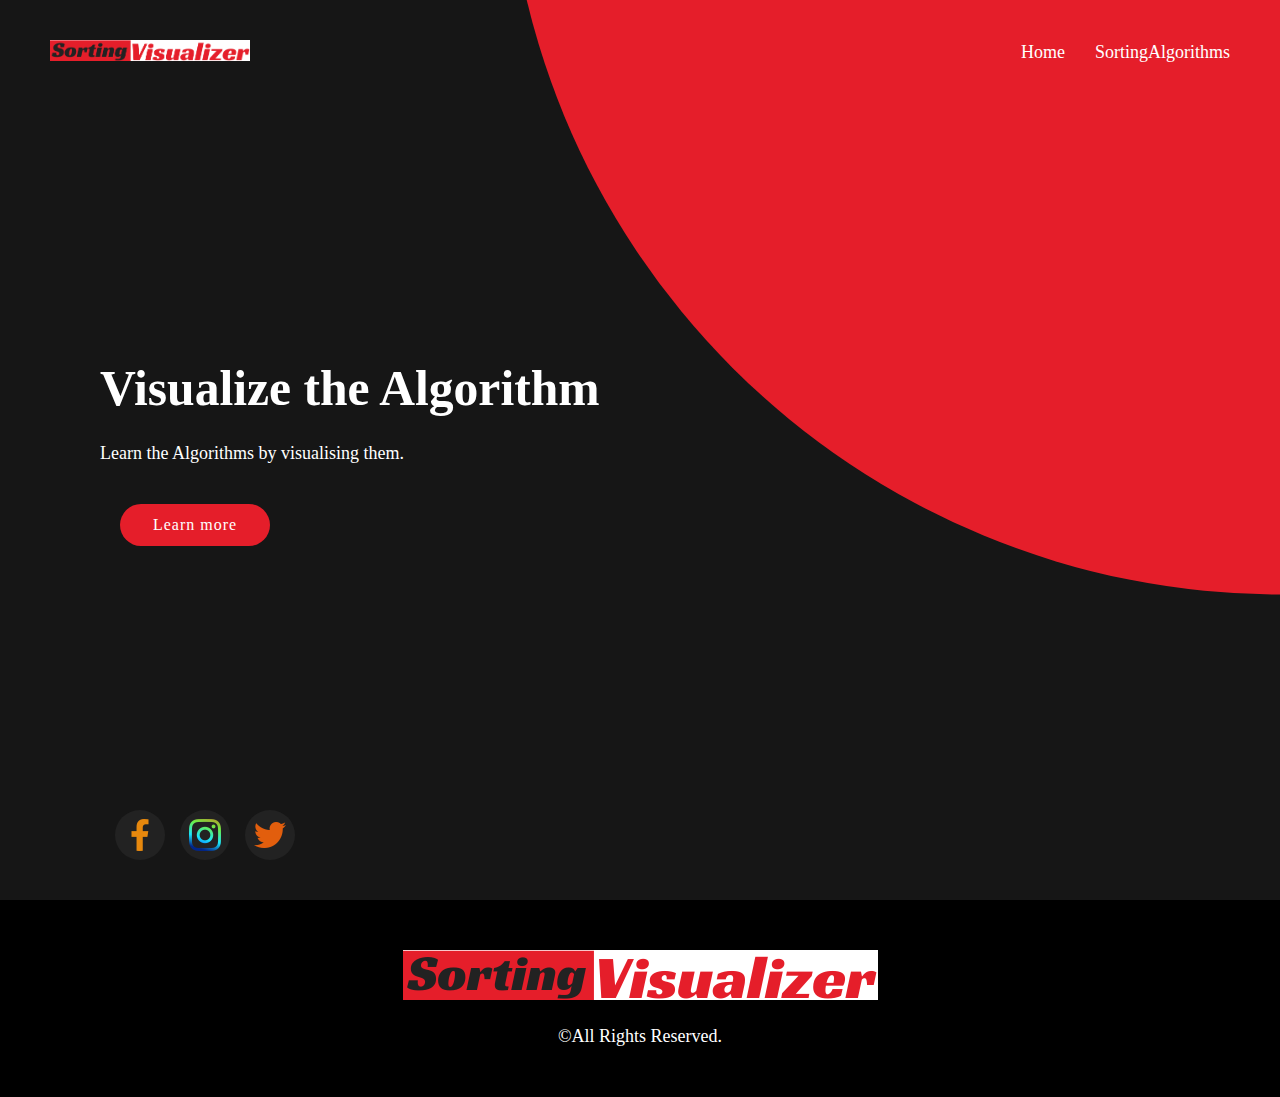
<file: index.html>
<!DOCTYPE html>
<html lang="en">
  <head>
    <meta charset="UTF-8" />
    <meta http-equiv="X-UA-Compatible" content="IE=edge" />
    <meta name="viewport" content="width=device-width, initial-scale=1.0" />
    <title>Sorting Visualizer</title>
    <link rel="stylesheet" href="style.css" />
  </head>
  <body>
    <section>
      <div class="circle"></div>
      <header>
        <a href="#"><img src="logo.png" alt="logo" class="logo" style="margin-top: 0;" /></a>
        <ul class="navigation">
           <li><a href="index.html">Home</a></li> 
          <!-- <li><a href="bubblesort.html">BubbleSort</a></li>
          <li><a href="insertionsort.html">InsertionSort</a></li>
          <li><a href="selectionsort.html">SelectionSort</a></li>
          <li><a href="mergesort.html">MergeSort</a></li> -->
          <!-- <li><a href="heapsort.html">Heap Sort</a></li>  -->
          <!-- <span onclick="openNav()">open</span> -->
          <li><a><span onclick="openNav()" style="cursor:pointer;">SortingAlgorithms</span></a></li>
        </ul>
        <!-- The overlay -->
<div id="myNav" class="overlay">

  <!-- Button to close the overlay navigation -->
  <a href="javascript:void(0)" class="closebtn" onclick="closeNav()">&times;</a>

  <!-- Overlay content -->
  <div class="overlay-content">
    <a href="bubblesort.html">BubbleSort</a>
    <a href="insertionsort.html">InsertionSort</a>
    <a href="selectionsort.html">SelectionSort</a>
    <a href="heapsort.html">HeapSort</a>
    <a href="mergesort.html">MergeSort</a>
  </div>

</div>

<!-- Use any element to open/show the overlay navigation menu -->

        <!-- <a href="#"><img src="logo.png" alt="logo" class="logo" style="margin-top: 0;" /></a> -->
      </header>
      <div class="content">
        <div class="textBox">
          <h2>Visualize the Algorithm</h2>
          <p>
            Learn the Algorithms by visualising them.
          </p>
          <a href="https://www.geeksforgeeks.org/sorting-algorithms/" style="margin-left: 20px"">Learn more</a>
        </div>
      </div>
      <ul class="sci">
        <li>
          <a href="#"><img src="fb.png" alt="facebook" /></a>
        </li>
        <li>
          <a href="#"><img src="insta.png" alt="instagram" /></a>
        </li>
        <li>
          <a href="#"><img src="twitter.png" alt="twitter" /></a>
        </li>
      </ul>
    </section>
    <footer>
      <a href="#"><img src="logo.png" alt="logo" class="logo" /></a>
        <br><br>
        <p>&copy;All Rights Reserved.</p>
    </footer>
    <script>
      /* Open when someone clicks on the span element */
function openNav() {
  document.getElementById("myNav").style.width = "100%";
}

/* Close when someone clicks on the "x" symbol inside the overlay */
function closeNav() {
  document.getElementById("myNav").style.width = "0%";
}
    </script>
  </body>
</html>
</file>
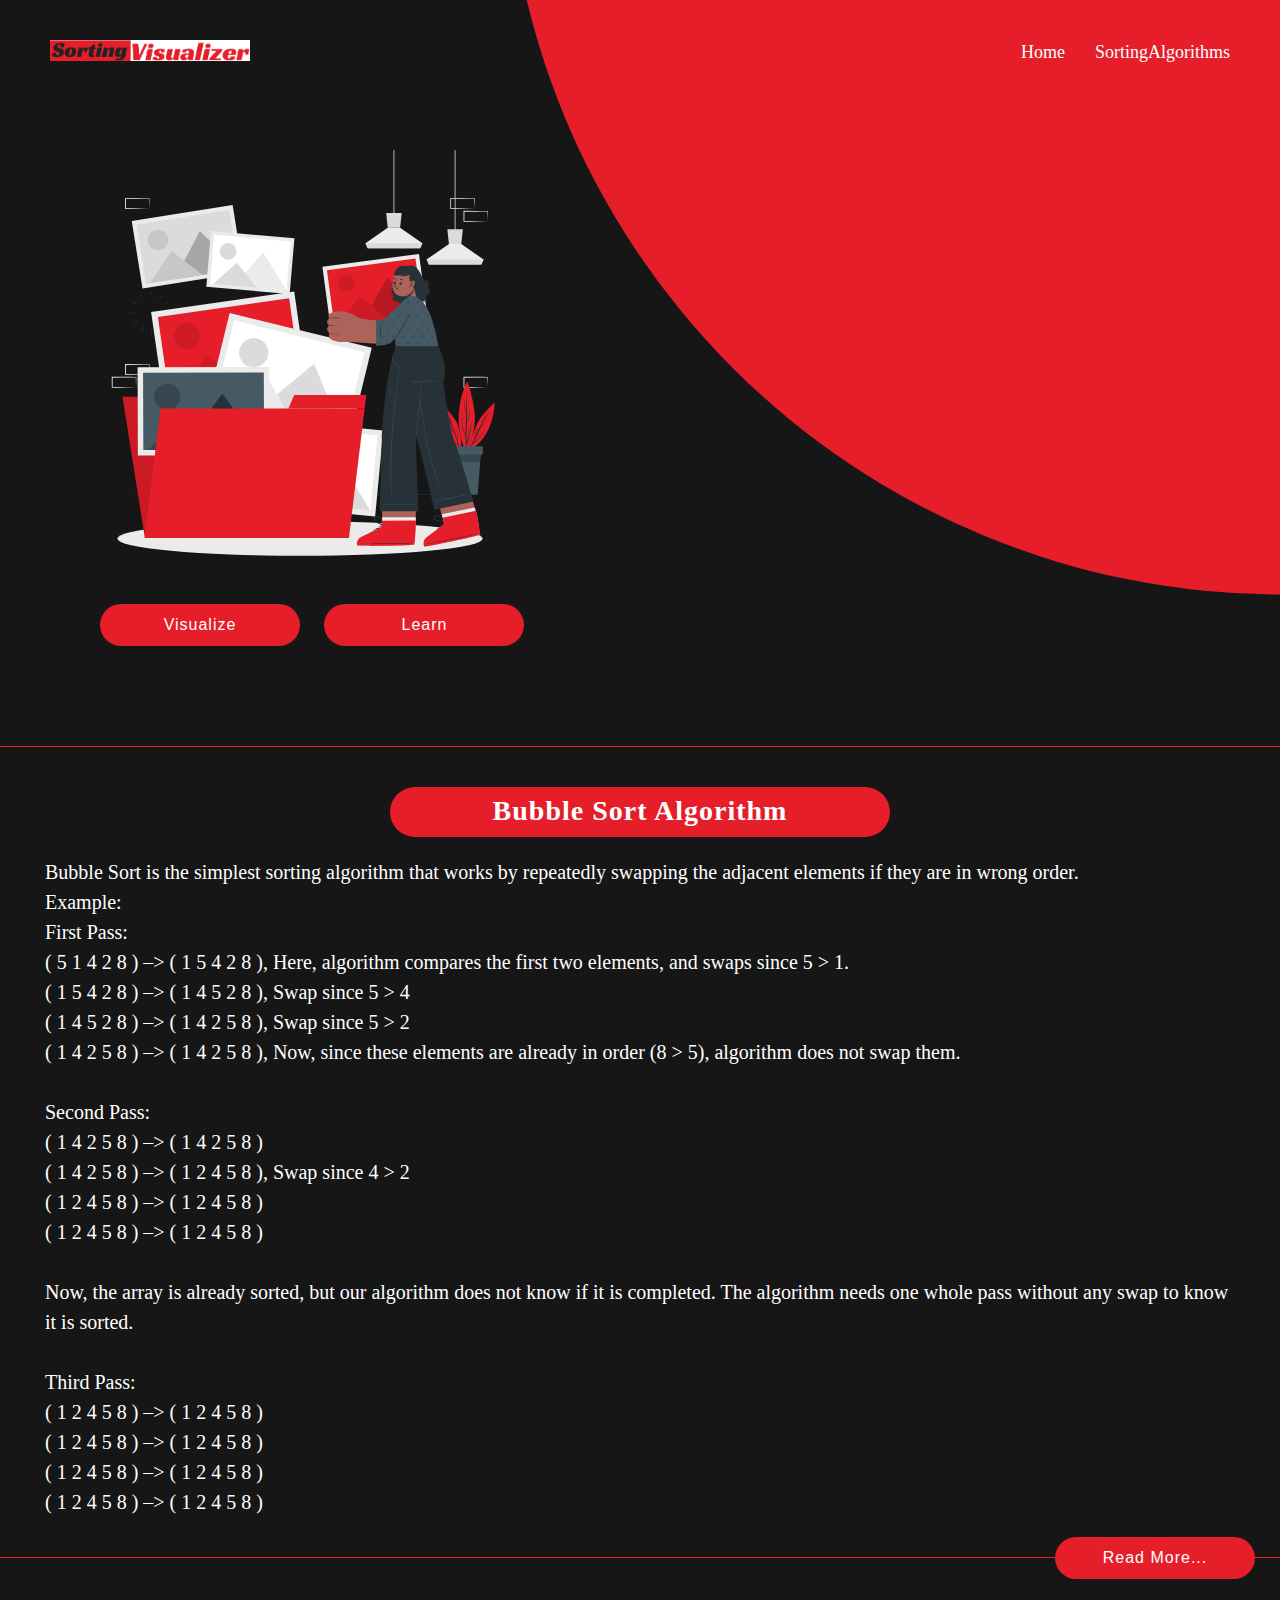
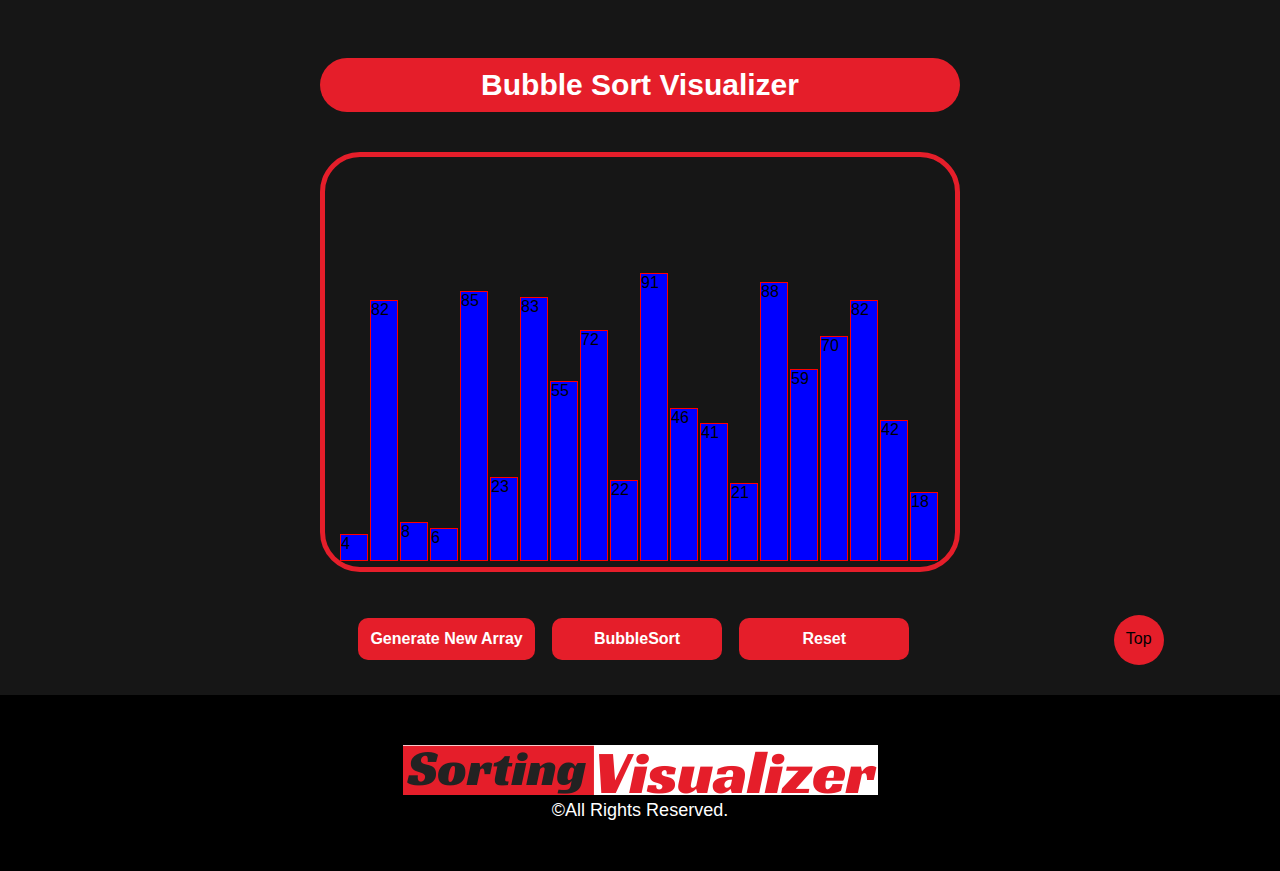
<file: bubblesort.html>
<!DOCTYPE html>
<html lang="en">
  <!-- head -->
  <head>
    <meta charset="UTF-8" />
    <meta name="viewport" content="width=device-width, initial-scale=1.0" />
    <meta http-equiv="X-UA-Compatible" content="ie=edge" />

    <!-- title -->
    <title>Sorting Visualizer - Bubble Sort</title>

    <!-- linking style.css -->
    <link href="style_sort.css" rel="stylesheet" />
  </head>

  <!-- body -->
  <body>
    <section>
      <div class="circle"></div>
      <header>
        <a href="#"><img src="logo.png" alt="logo" class="logo" /></a>
        <ul class="navigation">
          <li><a href="index.html">Home</a></li>
          <!-- <li><a href="bubblesort.html">BubbleSort</a></li>
          <li><a href="insertionsort.html">InsertionSort</a></li>
          <li><a href="selectionsort.html">SelectionSort</a></li>
          <li><a href="mergesort.html">MergeSort</a></li> -->
          <li><a><span onclick="openNav()" style="cursor:pointer;">SortingAlgorithms</span></a></li>

        </ul>
        <div id="myNav" class="overlay">

          <!-- Button to close the overlay navigation -->
          <a href="javascript:void(0)" class="closebtn" onclick="closeNav()">&times;</a>
        
          <!-- Overlay content -->
          <div class="overlay-content">
            <a href="bubblesort.html">BubbleSort</a>
            <a href="insertionsort.html">InsertionSort</a>
            <a href="selectionsort.html">SelectionSort</a>
            <a href="heapsort.html">HeapSort</a>
            <a href="mergesort.html">MergeSort</a>
          </div>
        
        </div>
      </header>
      <img src="bubble.svg" alt="" height="450" width="600" class="vector" />
      <div class="links">
        <a href="#visualizer">Visualize</a>
        <a href="#learn" style="margin-left: 20px">Learn</a>
      </div>
	  <div id="learn">
        <h2>Bubble Sort Algorithm</h2>
        <p>
			Bubble Sort is the simplest sorting algorithm that works by repeatedly 
			swapping the adjacent elements if they are in wrong order. <br>

			Example: <br>
			First Pass: <br>
			( 5 1 4 2 8 ) –> ( 1 5 4 2 8 ), Here, algorithm compares the first two elements, 
			and swaps since 5 > 1. <br>
			( 1 5 4 2 8 ) –>  ( 1 4 5 2 8 ), Swap since 5 > 4 <br>
			( 1 4 5 2 8 ) –>  ( 1 4 2 5 8 ), Swap since 5 > 2 <br>
			( 1 4 2 5 8 ) –> ( 1 4 2 5 8 ), Now, since these elements are already in order (8 > 5), 
			algorithm does not swap them. <br><br>
			
			Second Pass: <br>
			( 1 4 2 5 8 ) –> ( 1 4 2 5 8 ) <br>
			( 1 4 2 5 8 ) –> ( 1 2 4 5 8 ), Swap since 4 > 2 <br>
			( 1 2 4 5 8 ) –> ( 1 2 4 5 8 ) <br>
			( 1 2 4 5 8 ) –>  ( 1 2 4 5 8 ) <br> <br>
			Now, the array is already sorted, but our algorithm does not know if it is completed. 
			The algorithm needs one whole pass without any swap to know it is sorted. <br><br>
			
			Third Pass: <br>
			( 1 2 4 5 8 ) –> ( 1 2 4 5 8 ) <br>
			( 1 2 4 5 8 ) –> ( 1 2 4 5 8 ) <br>
			( 1 2 4 5 8 ) –> ( 1 2 4 5 8 ) <br>
			( 1 2 4 5 8 ) –> ( 1 2 4 5 8 ) <br>
		</p>
		<div class="links"><a href="https://www.geeksforgeeks.org/bubble-sort/" style="margin:0 auto; float:right;margin-bottom:20px;">Read More...</a></div>
      </div>
      <section class="head" id="visualizer">Bubble Sort Visualizer</section>

      <section class="contentContainer" >
        <section class="data-container"></section>
      </section>

      <!-- "Generate New Array" button -->
      <button class="btn btn1" onclick="generate()" id="Button1">
        Generate New Array
      </button>

      <!-- "Selection Sort" button -->
      <button class="btn btn2" onclick="BubbleSort(),disable()" id="Button2">
        BubbleSort
      </button>

      <!-- stop -->
      <button class="btn btn3" onclick="reset()" id="Button1">Reset</button>
      <a href="#" style="display: inline-block;width:50px;height:50px;text-align:center;padding-top:15px;margin-left:200px;background-color:#e51e2a;text-decoration:none;color:black;border-radius:50%;">Top</a>

    </section>
	<footer>
    <a href="#"><img src="logo.png" alt="logo" class="logo" /></a>
        <br>
        <p>&copy;All Rights Reserved.</p>
    </footer>
  </body>
  <script>
    /* Open when someone clicks on the span element */
function openNav() {
document.getElementById("myNav").style.width = "100%";
}

/* Close when someone clicks on the "x" symbol inside the overlay */
function closeNav() {
document.getElementById("myNav").style.width = "0%";
}
  </script>

  <!-- linking index.js -->
  <script src="script_bs.js"></script>
</html>
</file>
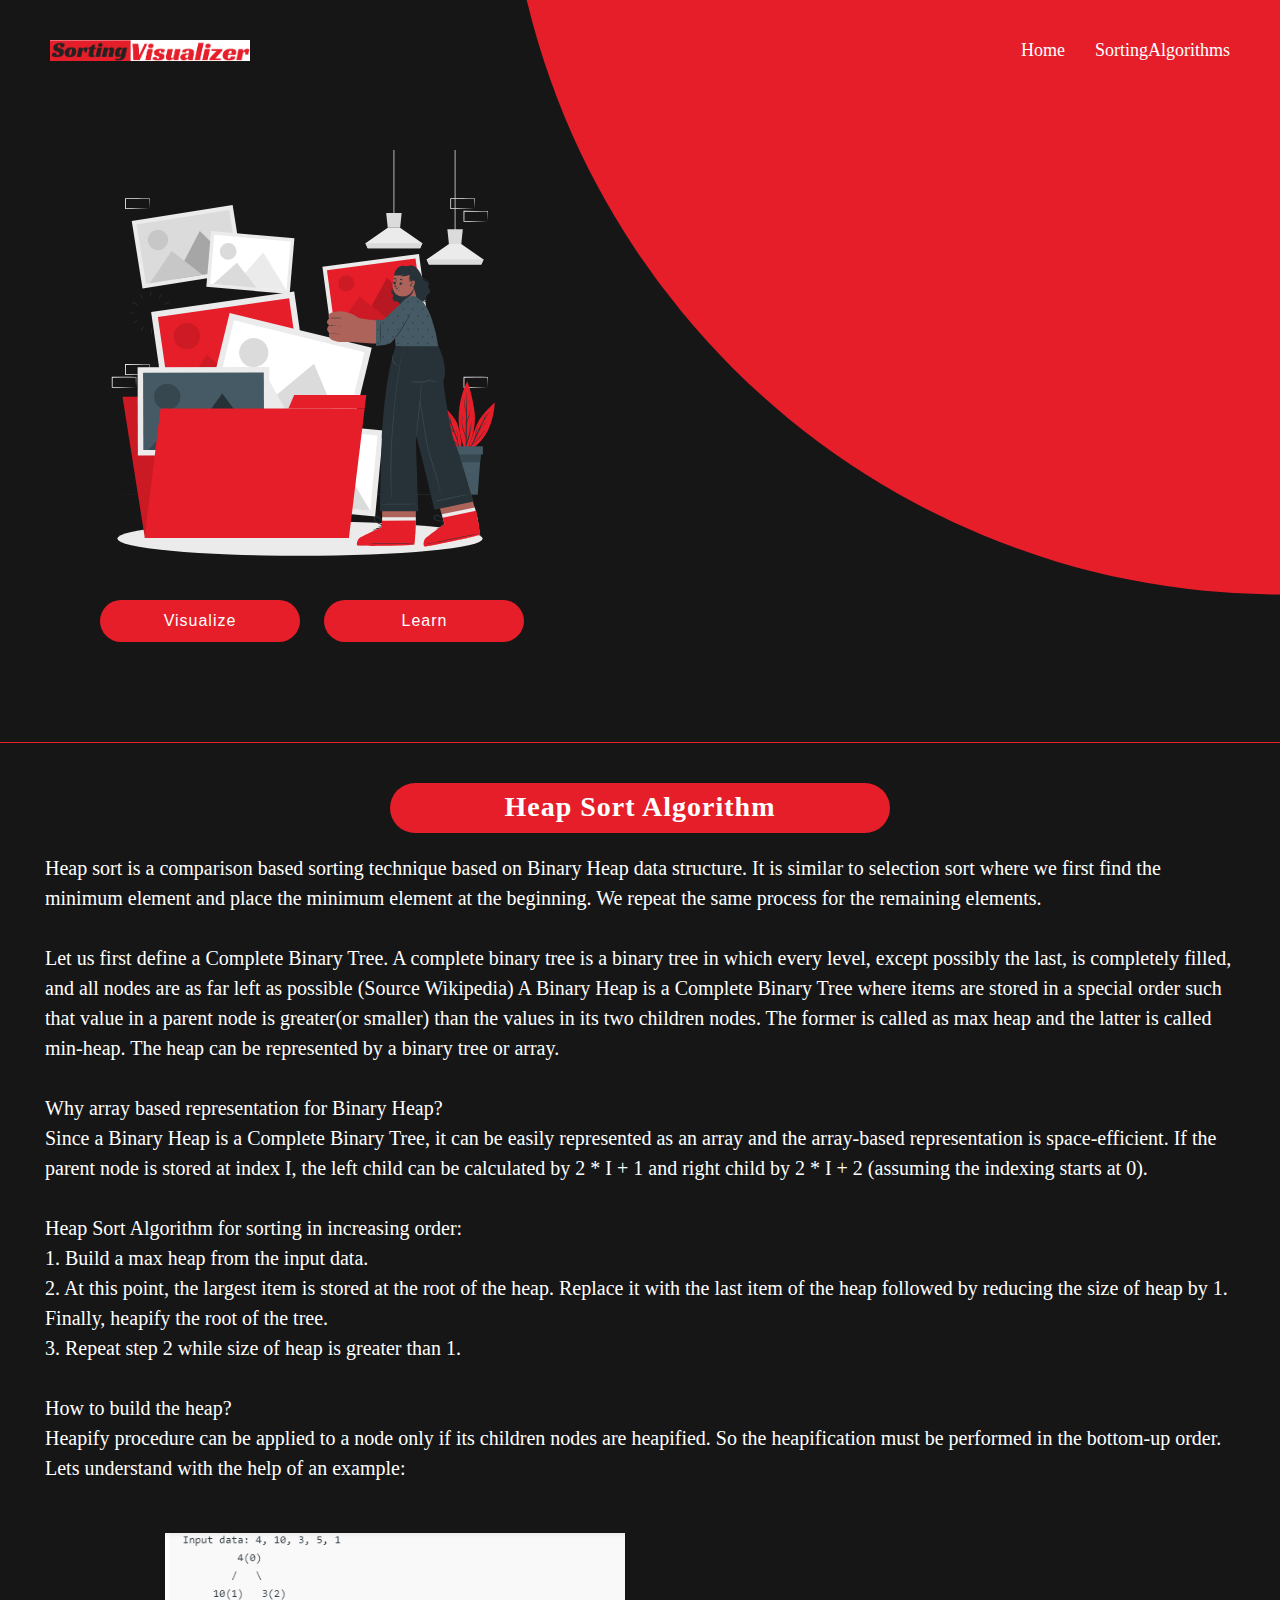
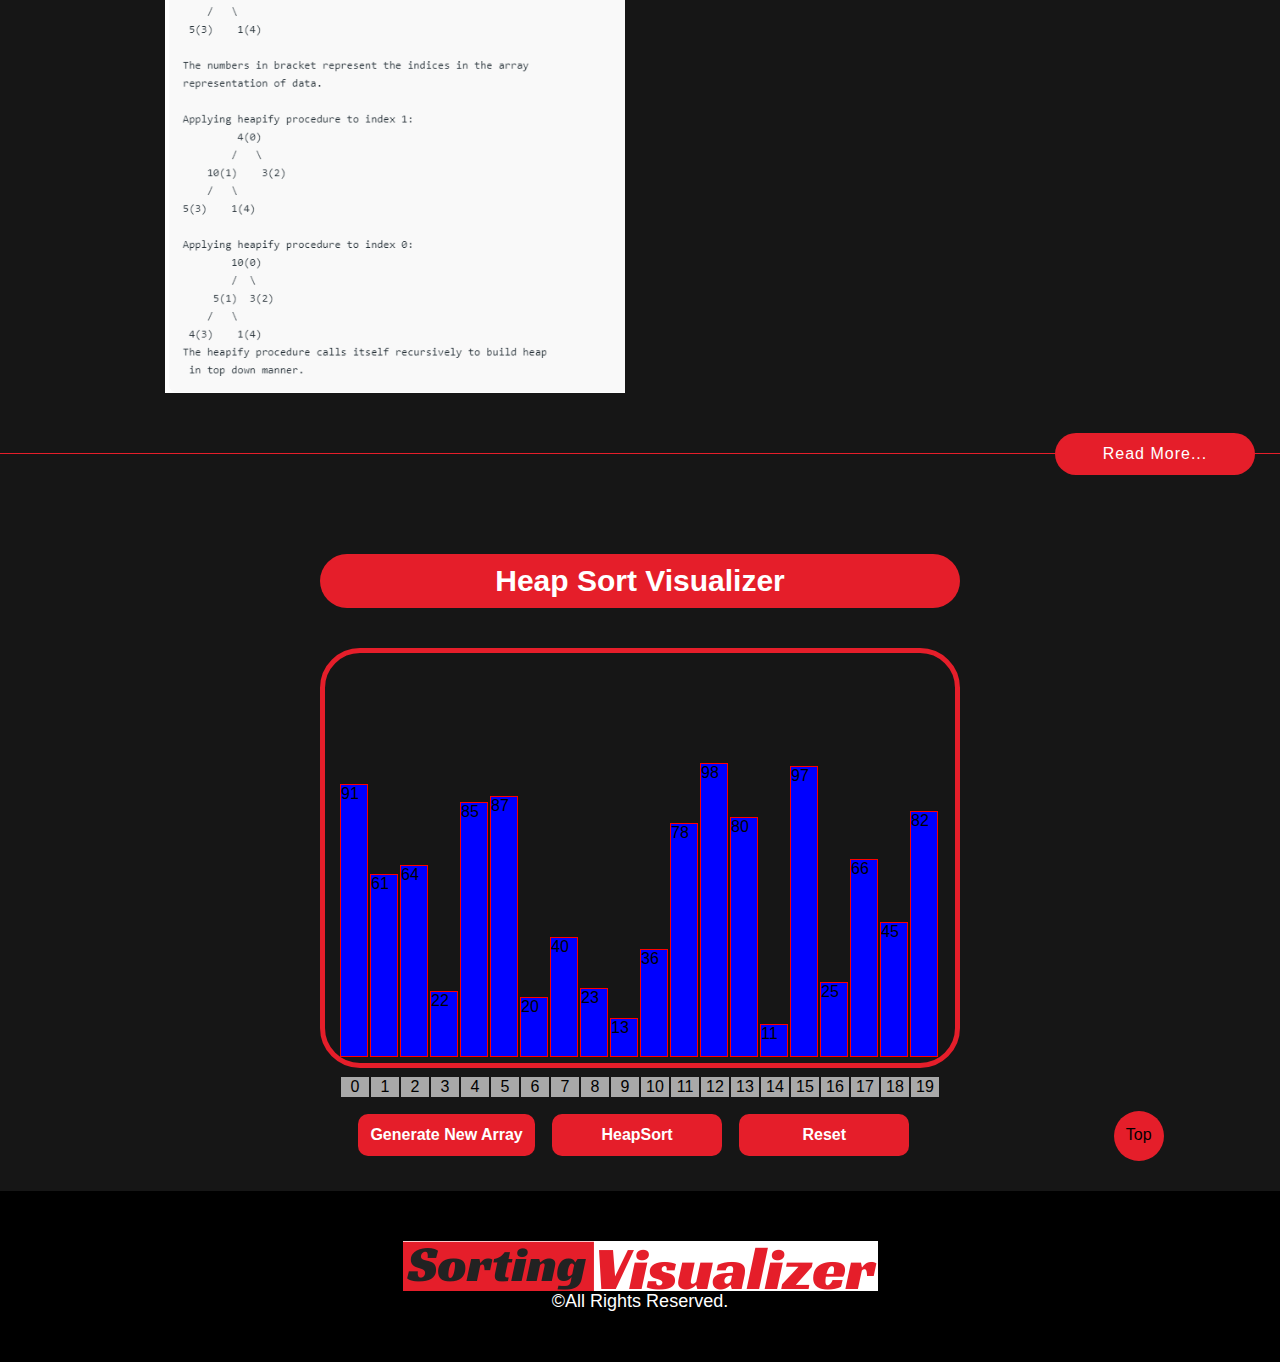
<file: heapsort.html>
<!-- <!DOCTYPE html>
<html lang="en">

<head>
	<link rel="stylesheet" href="heapsort.css" />
</head>

<body>
	<br />
	<p class="header">Heap Sort</p>

	<script src="script_hs.js"></script>
</body> -->

</html>
<!DOCTYPE html>
<html lang="en">
  <!-- head -->
  <head>
    <meta charset="UTF-8" />
    <meta name="viewport" content="width=device-width, initial-scale=1.0" />
    <meta http-equiv="X-UA-Compatible" content="ie=edge" />

    <!-- title -->
    <title>Sorting Visualizer - Heap Sort</title>

    <!-- linking style.css -->
    <link href="style_sort.css" rel="stylesheet" />
    <!-- <link rel="stylesheet" href=".css"> -->
  </head>

  <!-- body -->
  <body>
    <section>
      <div class="circle"></div>
      <header>
        <a href="#"><img src="logo.png" alt="logo" class="logo" /></a>
        <ul class="navigation">
          <li><a href="index.html">Home</a></li>
          <!-- <li><a href="bubblesort.html">BubbleSort</a></li>
          <li><a href="insertionsort.html">InsertionSort</a></li>
          <li><a href="selectionsort.html">SelectionSort</a></li>
          <li><a href="mergesort.html">MergeSort</a></li> -->
          <li><a><span onclick="openNav()" style="cursor:pointer;">SortingAlgorithms</span></a></li>

        </ul>
        <div id="myNav" class="overlay">

            <!-- Button to close the overlay navigation -->
            <a href="javascript:void(0)" class="closebtn" onclick="closeNav()">&times;</a>
          
            <!-- Overlay content -->
            <div class="overlay-content">
              <a href="bubblesort.html">BubbleSort</a>
              <a href="insertionsort.html">InsertionSort</a>
              <a href="selectionsort.html">SelectionSort</a>
              <a href="heapsort.html">HeapSort</a>
              <a href="mergesort.html">MergeSort</a>
            </div>
          
          </div>
      </header>
      <img src="bubble.svg" alt="" height="450" width="600" class="vector" />
      <div class="links">
        <a href="#visualizer">Visualize</a>
        <a href="#learn" style="margin-left: 20px">Learn</a>
      </div>
	  <div id="learn">
        <h2>Heap Sort Algorithm</h2>
        <p>
			Heap sort is a comparison based sorting technique based on 
            Binary Heap data structure. It is similar to selection sort
             where we first find the minimum element and place the minimum 
             element at the beginning. We repeat the same process for the remaining elements. <br><br>

             Let us first define a Complete Binary Tree. A complete binary tree is a binary tree in which every level, except possibly the last, is completely filled, and all nodes are as far left as possible (Source Wikipedia)
             A Binary Heap is a Complete Binary Tree where items are stored in a special order such that value in a parent node is greater(or smaller) than the values in its two children nodes. The former is called as max heap and the latter is called min-heap. The heap can be represented by a binary tree or array.
             <br><br>
             Why array based representation for Binary Heap? <br>
             Since a Binary Heap is a Complete Binary Tree, it can be easily represented as an array and the array-based representation is space-efficient. If the parent node is stored at index I, the left child can be calculated by 2 * I + 1 and right child by 2 * I + 2 (assuming the indexing starts at 0).
             <br><br>
             Heap Sort Algorithm for sorting in increasing order: <br>
             1. Build a max heap from the input data. <br>
             2. At this point, the largest item is stored at the root of the heap. Replace it with the last item of the heap followed by reducing the size of heap by 1. Finally, heapify the root of the tree. 
            <br> 3. Repeat step 2 while size of heap is greater than 1. <br>
             <br>
             How to build the heap? 
             <br>
             Heapify procedure can be applied to a node only if its children nodes are heapified. So the heapification must be performed in the bottom-up order.
             Lets understand with the help of an example: <br><br>
             <img src="heapify.PNG" alt="Heap Sort Example" height=500 width=500>

            
             
             
		</p>
		<div class="links"><a href="https://www.geeksforgeeks.org/heap-sort/" style="margin:0 auto; float:right;margin-bottom:20px;">Read More...</a></div>
      </div>
      <section class="head" id="visualizer">Heap Sort Visualizer</section>
<!--       
	<div id="array"></div>
	<div id="count"></div> -->

      <section class="contentContainer" >
        <section class="data-container">
            
<!--             
	<div id="array"></div>
	<div id="count"></div> -->
        </section>
        <div id="count"></div>
      </section>

      <!-- "Generate New Array" button -->
      <button class="btn btn1" onclick="generate()" id="Button1">
        Generate New Array
      </button>

      <!-- "Selection Sort" button -->
      <button class="btn btn2" onclick="HeapSort(20),disable()" id="Button2">
        HeapSort
      </button>

      <!-- stop -->
      <button class="btn btn3" onclick="reset()" id="Button1">Reset</button>
      <a href="#" style="display: inline-block;width:50px;height:50px;text-align:center;padding-top:15px;margin-left:200px;background-color:#e51e2a;text-decoration:none;color:black;border-radius:50%;">Top</a>

    </section>
	<footer>
    <a href="#"><img src="logo.png" alt="logo" class="logo" /></a>
        <br>
        <p>&copy;All Rights Reserved.</p>
    </footer>
    
  <script src="script_hs.js"></script>
  <script>
    /* Open when someone clicks on the span element */
function openNav() {
document.getElementById("myNav").style.width = "100%";
}

/* Close when someone clicks on the "x" symbol inside the overlay */
function closeNav() {
document.getElementById("myNav").style.width = "0%";
}
  </script>
  </body>

  <!-- linking index.js
  <script src="script_hs.js"></script> -->
</html>
</file>
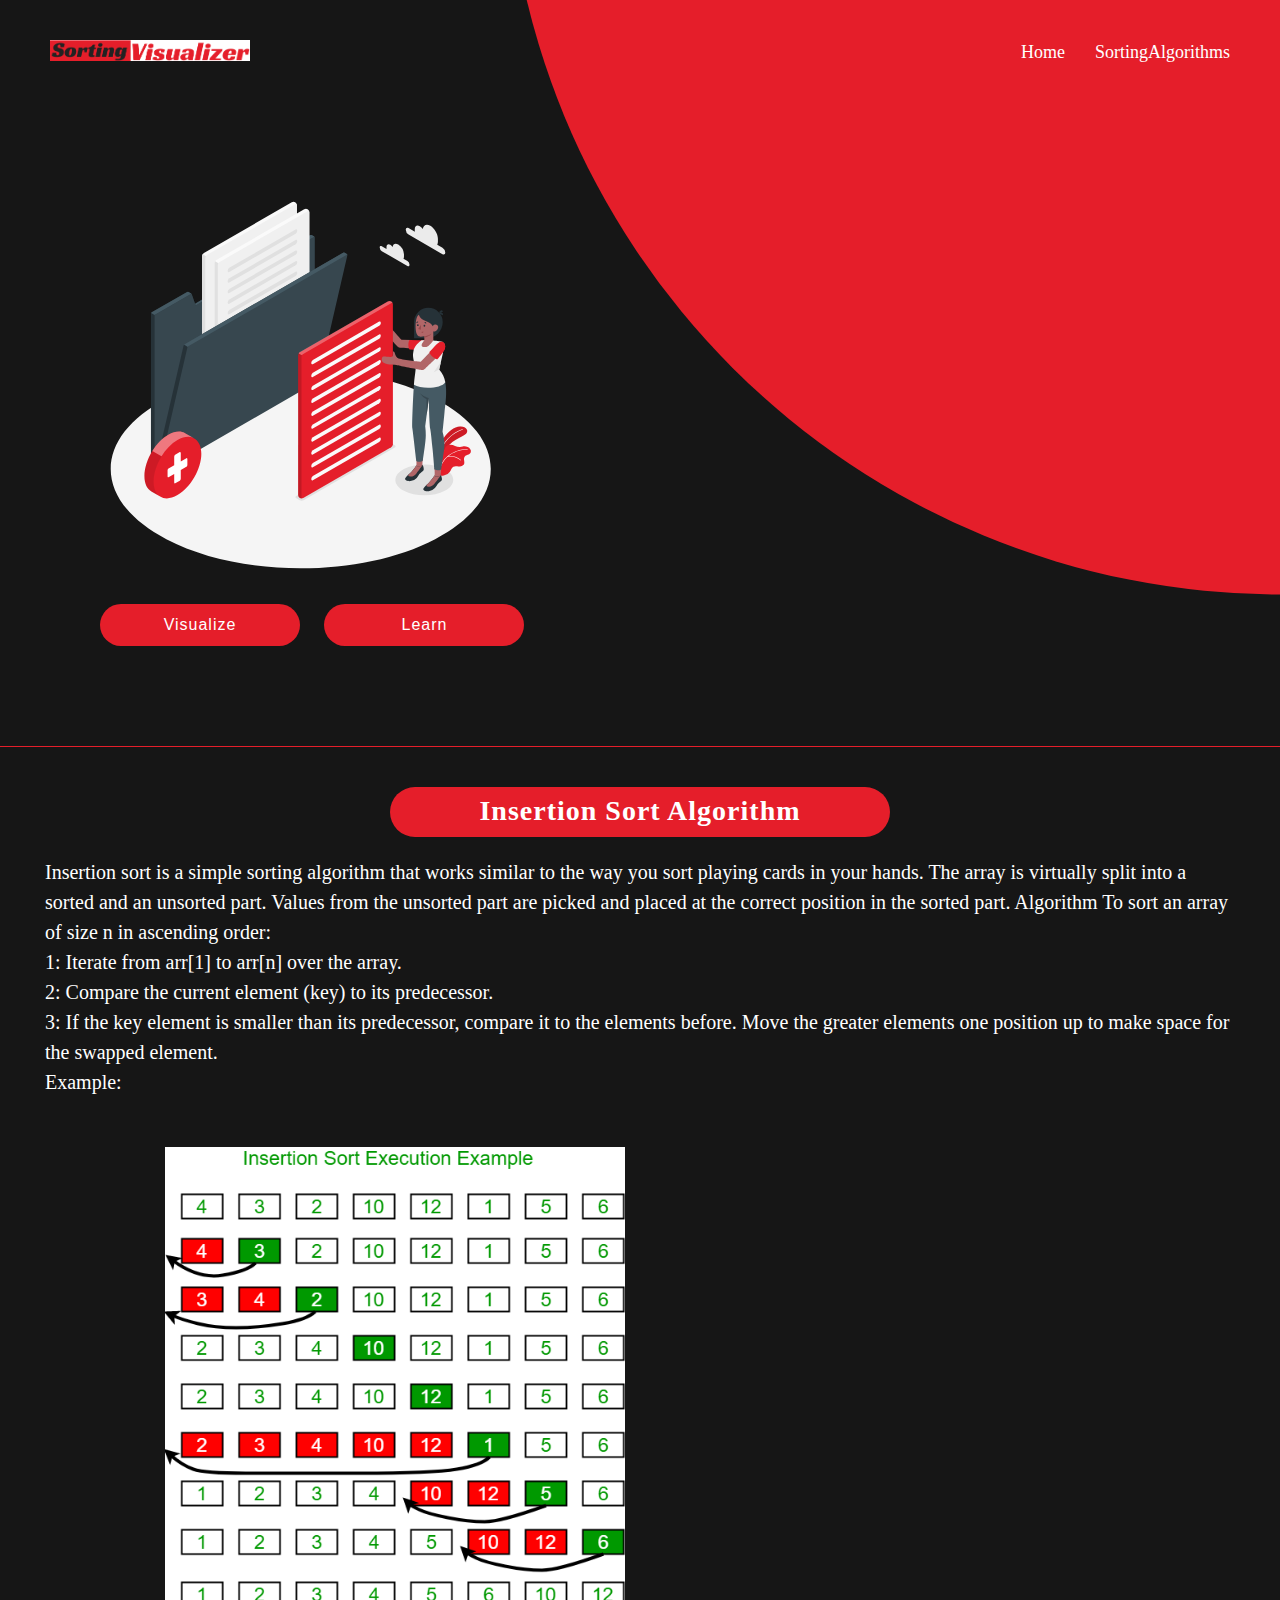
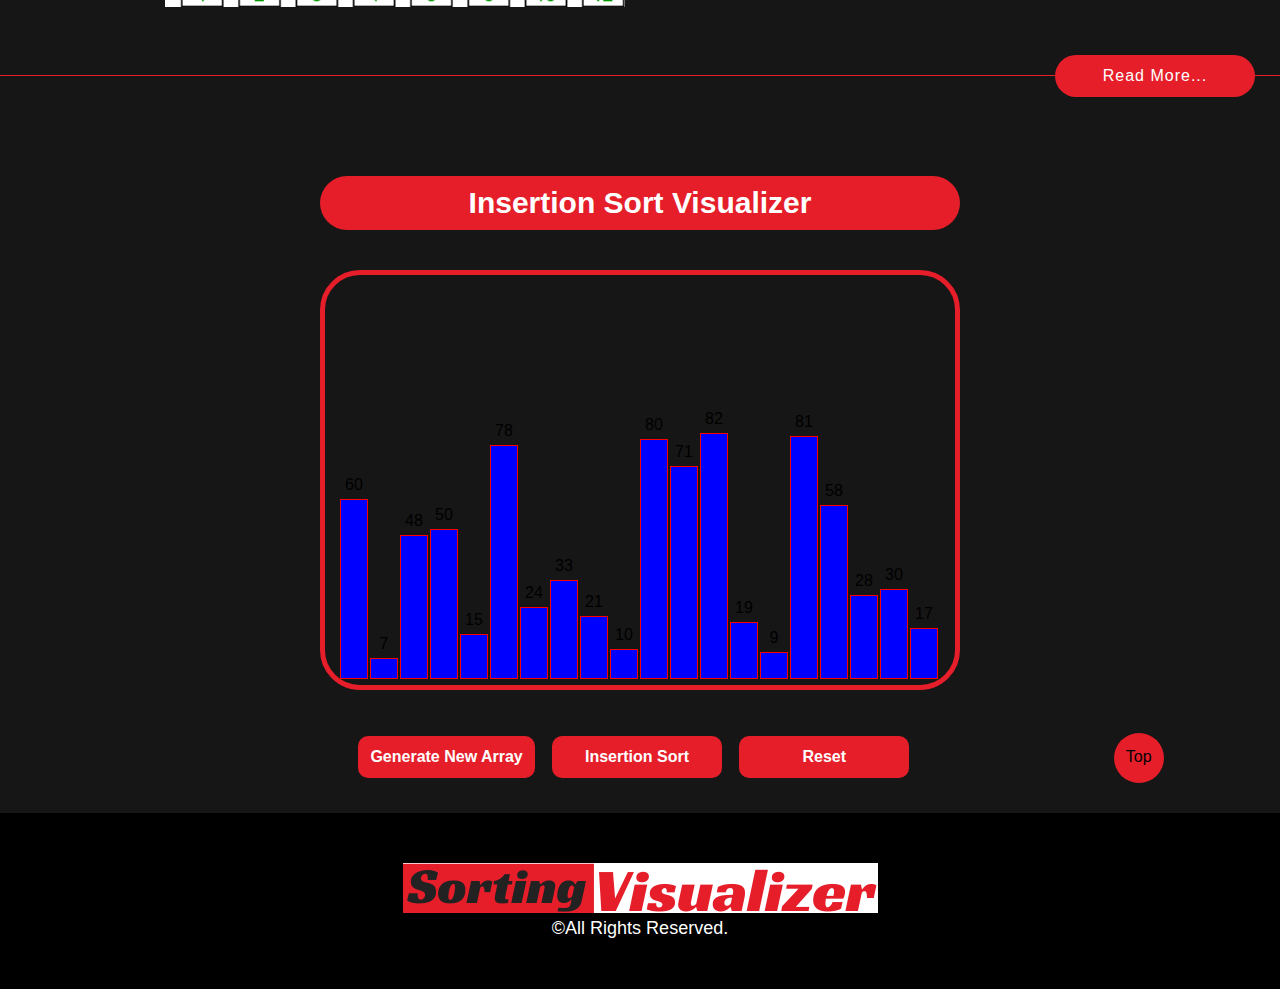
<file: insertionsort.html>
<!DOCTYPE html>
<html lang="en">
  <!-- head -->
  <head>
    <meta charset="UTF-8" />
    <meta name="viewport" content="width=device-width, initial-scale=1.0" />
    <meta http-equiv="X-UA-Compatible" content="ie=edge" />

    <!-- title -->
    <title>Sorting Visualizer - Insertion Sort</title>

    <!-- linking style.css -->
    <link href="style_sort.css" rel="stylesheet" />
  </head>

  <!-- body -->
  <body>
    <section>
      <div class="circle"></div>
      <header>
        <a href="#"><img src="logo.png" alt="logo" class="logo" /></a>
        <ul class="navigation">
          <li><a href="index.html">Home</a></li>
          <!-- <li><a href="bubblesort.html">BubbleSort</a></li>
          <li><a href="insertionsort.html">InsertionSort</a></li>
          <li><a href="selectionsort.html">SelectionSort</a></li>
          <li><a href="mergesort.html">MergeSort</a></li> -->
          <li><a><span onclick="openNav()" style="cursor:pointer;">SortingAlgorithms</span></a></li>

        </ul>
        <div id="myNav" class="overlay">

          <!-- Button to close the overlay navigation -->
          <a href="javascript:void(0)" class="closebtn" onclick="closeNav()">&times;</a>
        
          <!-- Overlay content -->
          <div class="overlay-content">
            <a href="bubblesort.html">BubbleSort</a>
            <a href="insertionsort.html">InsertionSort</a>
            <a href="selectionsort.html">SelectionSort</a>
            <a href="heapsort.html">HeapSort</a>
            <a href="mergesort.html">MergeSort</a>
          </div>
        
        </div>
      </header>

      <img src="insertion.svg" alt="" height="450" width="600" class="vector" />
      <div class="links">
        <a href="#visualizer">Visualize</a>
        <a href="#learn" style="margin-left: 20px">Learn</a>
      </div>
      <div id="learn">
        <h2>Insertion Sort Algorithm</h2>
        <p>
          Insertion sort is a simple sorting algorithm that works similar to the
          way you sort playing cards in your hands. The array is virtually split
          into a sorted and an unsorted part. Values from the unsorted part are
          picked and placed at the correct position in the sorted part.
          Algorithm To sort an array of size n in ascending order:<br> 1: Iterate
          from arr[1] to arr[n] over the array.<br>2: Compare the current element
          (key) to its predecessor. <br>3: If the key element is smaller than its
          predecessor, compare it to the elements before. Move the greater
          elements one position up to make space for the swapped element.<br>
		  Example: <br><br>
		  <img src="insertionsortimage.png" alt="Insertion Sort Example" height=500 width=500>
        </p>
		<div class="links"><a href="https://www.geeksforgeeks.org/insertion-sort/" style="margin:0 auto; float:right;">Read More...</a></div>
      </div>
      <section class="head" id="visualizer">Insertion Sort Visualizer</section>
      <section class="contentContainer" >
        <section class="data-container"></section>
        <section id="ele"></section>
        <div style="margin: auto; width: fit-content;">
      </section>

      <!-- "Generate New Array" button -->
      <button class="btn btn1" onclick="generate()" id="Button1">
        Generate New Array
      </button>

      <!-- "Selection Sort" button -->
      <button class="btn btn2" onclick="InsertionSort(),disable()" id="Button2">
        Insertion Sort
      </button>

      <!-- stop -->
      <button class="btn btn3" onclick="reset()" id="Button1">Reset</button>

      <a href="#" style="display: inline-block;width:50px;height:50px;text-align:center;padding-top:15px;margin-left:200px;background-color:#e51e2a;text-decoration:none;color:black;border-radius:50%;">Top</a>
    </section>
	<footer>
    <a href="#"><img src="logo.png" alt="logo" class="logo" /></a>
        <br>
        <p>&copy;All Rights Reserved.</p>
    </footer>
  </body>
  <script>
    /* Open when someone clicks on the span element */
function openNav() {
document.getElementById("myNav").style.width = "100%";
}

/* Close when someone clicks on the "x" symbol inside the overlay */
function closeNav() {
document.getElementById("myNav").style.width = "0%";
}
  </script>

  <!-- linking index.js -->
  <script src="script_is.js"></script>
</html>
</file>
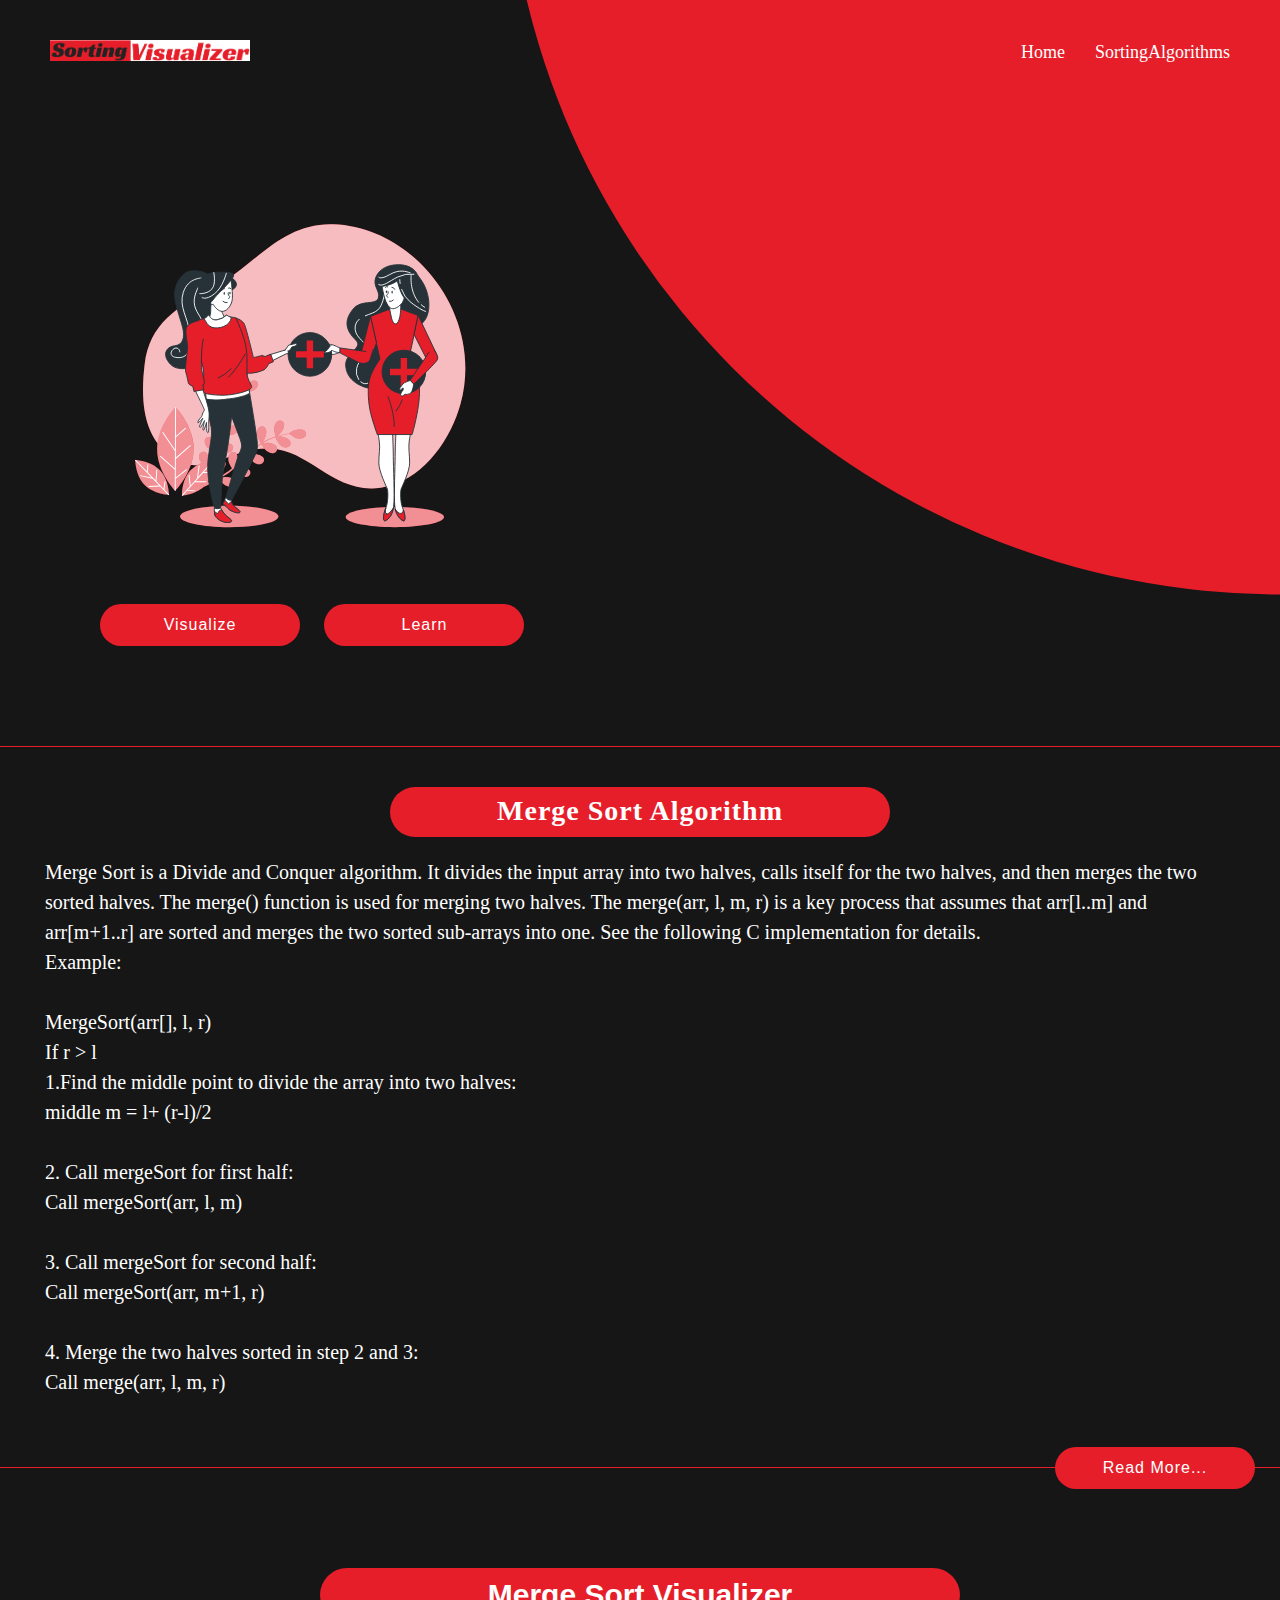
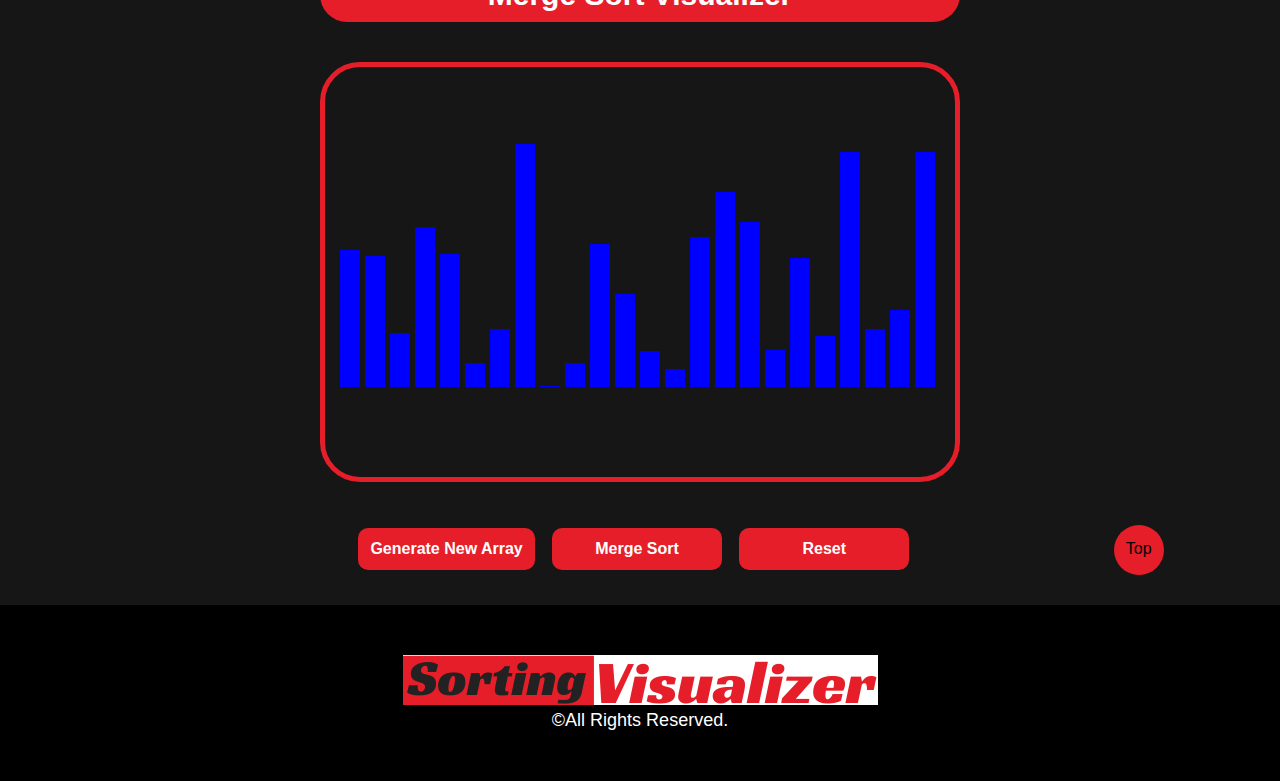
<file: mergesort.html>
<!DOCTYPE html>
<html lang="en">
  <!-- head -->
  <head>
    <meta charset="UTF-8" />
    <meta name="viewport" content="width=device-width, initial-scale=1.0" />
    <meta http-equiv="X-UA-Compatible" content="ie=edge" />

    <!-- title -->
    <title>Sorting Visualizer - Merge Sort</title>

    <!-- linking style.css -->
    <link href="style_sort.css" rel="stylesheet" />
  
  </head>

  <!-- body -->
  <body>
    <section>
      <div class="circle"></div>
      <header>
        <a href="#"><img src="logo.png" alt="logo" class="logo" /></a>
        <ul class="navigation">
          <li><a href="index.html">Home</a></li>
          <!-- <li><a href="bubblesort.html">BubbleSort</a></li>
          <li><a href="insertionsort.html">InsertionSort</a></li>
          <li><a href="selectionsort.html">SelectionSort</a></li>
          <li><a href="mergesort.html">MergeSort</a></li> -->
          <li><a><span onclick="openNav()" style="cursor:pointer;">SortingAlgorithms</span></a></li>

        </ul>
        <div id="myNav" class="overlay">

          <!-- Button to close the overlay navigation -->
          <a href="javascript:void(0)" class="closebtn" onclick="closeNav()">&times;</a>
        
          <!-- Overlay content -->
          <div class="overlay-content">
            <a href="bubblesort.html">BubbleSort</a>
            <a href="insertionsort.html">InsertionSort</a>
            <a href="selectionsort.html">SelectionSort</a>
            <a href="heapsort.html">HeapSort</a>
            <a href="mergesort.html">MergeSort</a>
          </div>
        
        </div>

      </header>
     
      <img src="merge.svg" alt="" height="450" width="600" class="vector" />
      <div class="links">
        <a href="#visualizer">Visualize</a>
        <a href="#learn" style="margin-left: 20px">Learn</a>
      </div>
      <div id="learn">
        <h2>Merge Sort Algorithm</h2>
        <p>
          Merge Sort is a Divide and Conquer algorithm. It
          divides the input array into two halves, calls itself for the two
          halves, and then merges the two sorted halves. The merge() function is
          used for merging two halves. The merge(arr, l, m, r) is a key process
          that assumes that arr[l..m] and arr[m+1..r] are sorted and merges the
          two sorted sub-arrays into one. See the following C implementation for
          details.<br />
          Example: <br /><br />
          MergeSort(arr[], l, r) <br>If r > l <br>1.Find the middle point to divide the
          array into two halves: <br> middle m = l+ (r-l)/2 <br><br> 2.  Call mergeSort for
          first half: <br> Call mergeSort(arr, l, m) <br><br> 3. Call mergeSort for second
          half: <br>Call mergeSort(arr, m+1, r) <br><br> 4. Merge the two halves sorted in
          step 2 and 3:<br>Call merge(arr, l, m, r) <br><br>
          
        </p>
        <div class="links">
          <a
            href="https://www.geeksforgeeks.org/merge-sort/"
            style="margin: 0 auto; float: right"
            >Read More...</a
          >
        </div>
      </div>
      <section class="head" id="visualizer">Merge Sort Visualizer</section>

      <section class="contentContainer">
        <section class="data-container">
          <canvas id="Canvas"></canvas>
        </section>
      </section>

      <!-- "Generate New Array" button -->
      <button class="btn btn1" onclick="newGenerate();" id="Button1">
        Generate New Array
      </button>

      <!-- "Selection Sort" button -->
      <button class="btn btn2" onclick="MergeSort(),disable()" id="Button2">
        Merge Sort
      </button>

      <!-- stop -->
      <button class="btn btn3" onclick="reset()" id="Button1">Reset</button>
      <a href="#" style="display: inline-block;width:50px;height:50px;text-align:center;padding-top:15px;margin-left:200px;background-color:#e51e2a;text-decoration:none;color:black;border-radius:50%;">Top</a>

    </section>
	<footer>
    <a href="#"><img src="logo.png" alt="logo" class="logo" /></a>
        <br>
        <p>&copy;All Rights Reserved.</p>
    </footer>
  </body>
  <script>
    /* Open when someone clicks on the span element */
function openNav() {
document.getElementById("myNav").style.width = "100%";
}

/* Close when someone clicks on the "x" symbol inside the overlay */
function closeNav() {
document.getElementById("myNav").style.width = "0%";
}
  </script>
  <!-- linking index.js -->
  <script src="script_ms.js"></script>
</html>
</file>
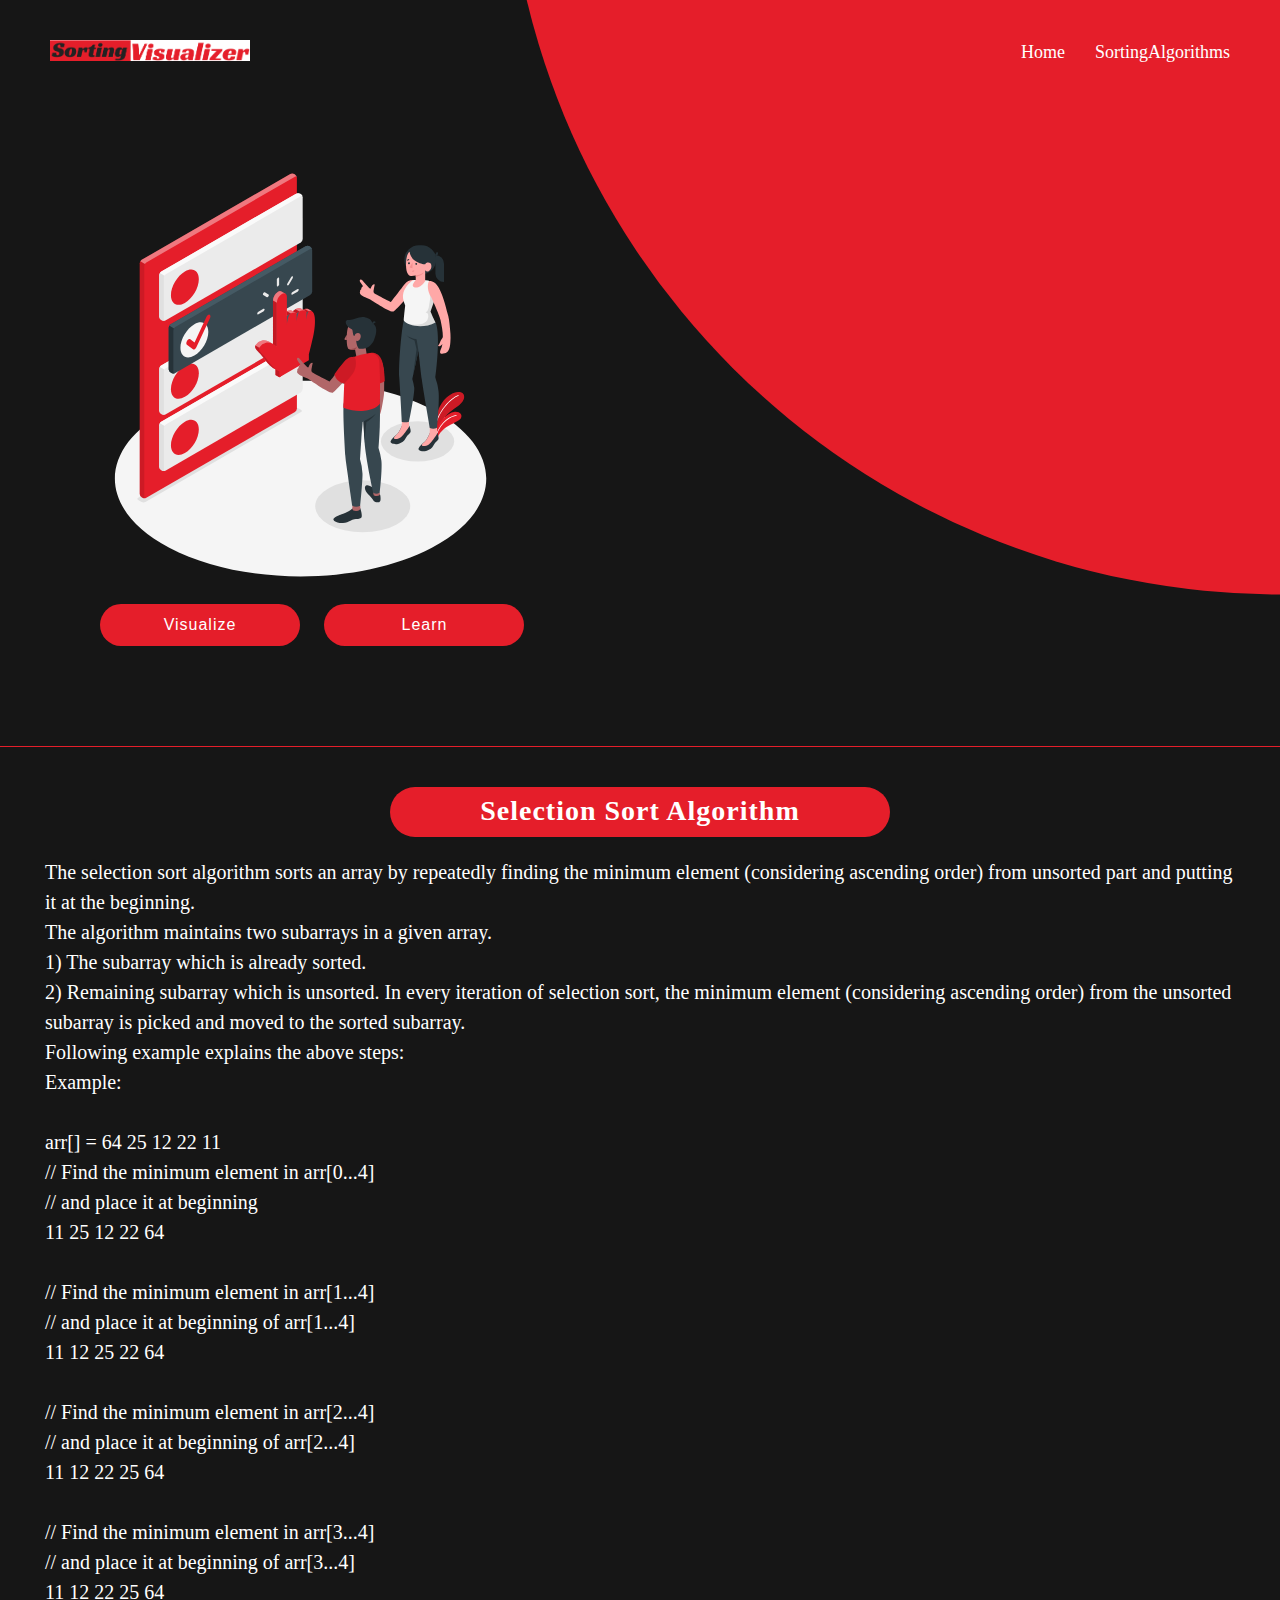
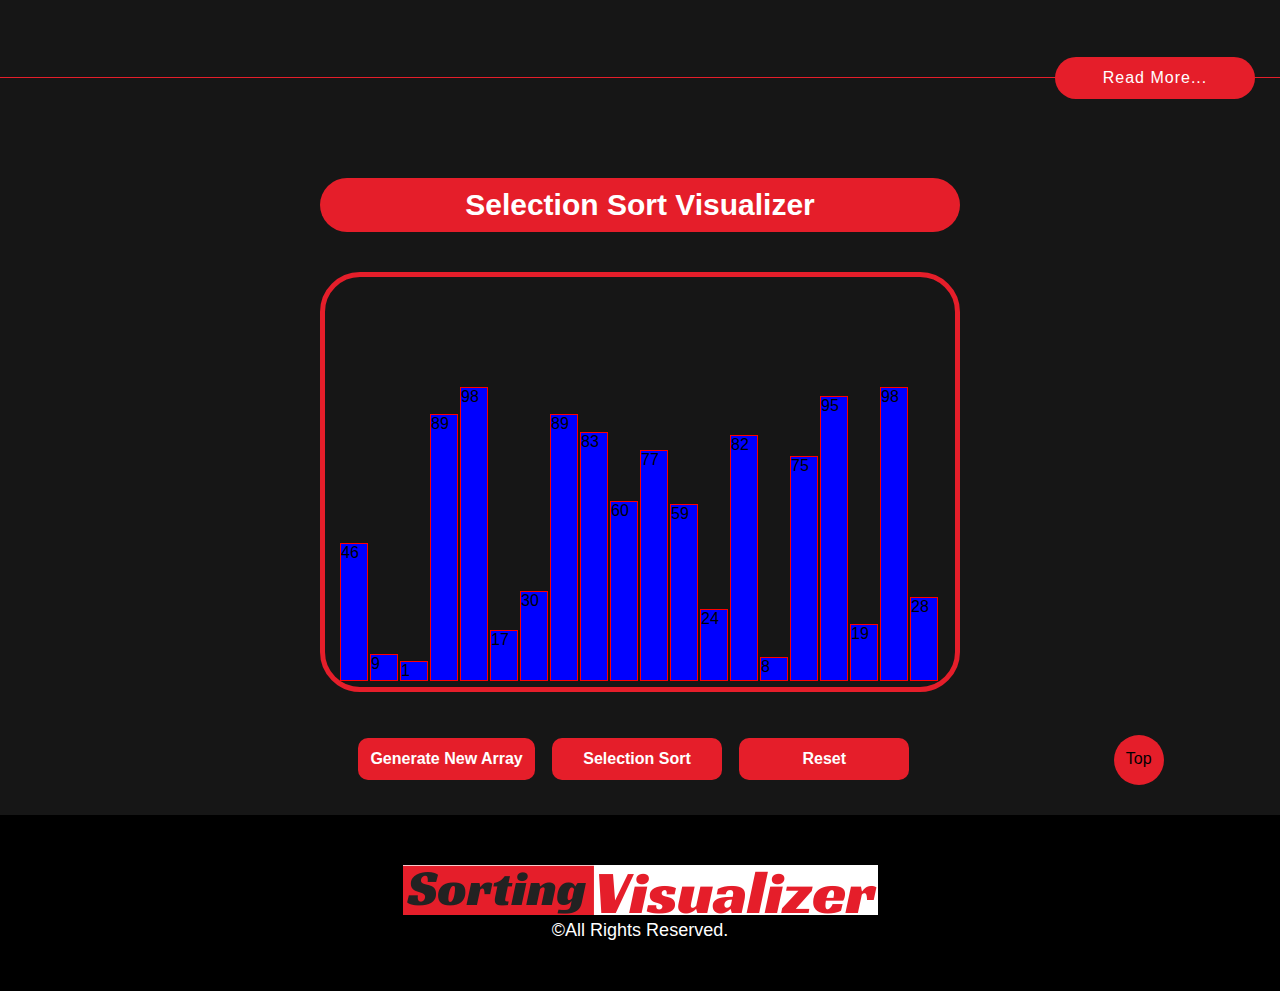
<file: selectionsort.html>
<!DOCTYPE html>
<html lang="en">
  <!-- head -->
  <head>
    <meta charset="UTF-8" />
    <meta name="viewport" content="width=device-width, initial-scale=1.0" />
    <meta http-equiv="X-UA-Compatible" content="ie=edge" />

    <!-- title -->
    <title>Sorting Visualizer - Selection Sort</title>

    <!-- linking style.css -->
    <link href="style_sort.css" rel="stylesheet" />
  </head>

  <!-- body -->
  <body>
    <section>
      <div class="circle"></div>
      <header>
        <a href="#"><img src="logo.png" alt="logo" class="logo" /></a>
        <ul class="navigation">
          <li><a href="index.html">Home</a></li>
          <!-- <li><a href="bubblesort.html">BubbleSort</a></li>
          <li><a href="insertionsort.html">InsertionSort</a></li>
          <li><a href="selectionsort.html">SelectionSort</a></li>
          <li><a href="mergesort.html">MergeSort</a></li> -->
          <li><a><span onclick="openNav()" style="cursor:pointer;">SortingAlgorithms</span></a></li>
        </ul>
        <div id="myNav" class="overlay">

          <!-- Button to close the overlay navigation -->
          <a href="javascript:void(0)" class="closebtn" onclick="closeNav()">&times;</a>
        
          <!-- Overlay content -->
          <div class="overlay-content">
            <a href="bubblesort.html">BubbleSort</a>
            <a href="insertionsort.html">InsertionSort</a>
            <a href="selectionsort.html">SelectionSort</a>
            <a href="heapsort.html">HeapSort</a>
            <a href="mergesort.html">MergeSort</a>
          </div>
        
        </div>
      </header>
      <img
        src="selection1.svg"
        alt=""
        height="450"
        width="600"
        class="vector"
      />
      <div class="links">
        <a href="#visualizer">Visualize</a>
        <a href="#learn" style="margin-left: 20px">Learn</a>
      </div>
      <div id="learn">
        <h2>Selection Sort Algorithm</h2>
        <p>
          The selection sort algorithm sorts an array by repeatedly finding the
          minimum element (considering ascending order) from unsorted part and
          putting it at the beginning. <br />The algorithm maintains two
          subarrays in a given array. <br />1) The subarray which is already
          sorted. <br />
          2) Remaining subarray which is unsorted. In every iteration of
          selection sort, the minimum element (considering ascending order) from
          the unsorted subarray is picked and moved to the sorted subarray.
          <br />
          Following example explains the above steps:<br />
          Example: <br /><br />
          arr[] = 64 25 12 22 11 <br> // Find the minimum element in arr[0...4] <br> //
          and place it at beginning <br> 11 25 12 22 64 <br><br>// Find the minimum element
          in arr[1...4] <br>// and place it at beginning of arr[1...4] <br> 11 12 25 22
          64 <br><br>// Find the minimum element in arr[2...4] <br>// and place it at
          beginning of arr[2...4] <br>11 12 22 25 64 <br><br>// Find the minimum element in
          arr[3...4] <br>// and place it at beginning of arr[3...4] <br>11 12 22 25 64<br><br>
        </p>
        <div class="links">
          <a
            href="https://www.geeksforgeeks.org/selection-sort/"
            style="margin: 0 auto; float: right"
            >Read More...</a
          >
        </div>
      </div>
      <section class="head" id="visualizer">Selection Sort Visualizer</section>

      <section class="contentContainer" >
        <section class="data-container"></section>
      </section>

      <!-- "Generate New Array" button -->
      <button class="btn btn1" onclick="generate()" id="Button1">
        Generate New Array
      </button>

      <!-- "Selection Sort" button -->
      <button class="btn btn2" onclick="SelectionSort(),disable()" id="Button2">
        Selection Sort
      </button>

      <!-- stop -->
      <button class="btn btn3" onclick="reset()" id="Button1">Reset</button>
      <a href="#" style="display: inline-block;width:50px;height:50px;text-align:center;padding-top:15px;margin-left:200px;background-color:#e51e2a;text-decoration:none;color:black;border-radius:50%;">Top</a>

    </section>
	<footer>
    <a href="#"><img src="logo.png" alt="logo" class="logo" /></a>
        <br>
        <p>&copy;All Rights Reserved.</p>
    </footer>
  </body>
  <script>
    /* Open when someone clicks on the span element */
function openNav() {
document.getElementById("myNav").style.width = "100%";
}

/* Close when someone clicks on the "x" symbol inside the overlay */
function closeNav() {
document.getElementById("myNav").style.width = "0%";
}
  </script>

  <!-- linking index.js -->
  <script src="script_ss.js"></script>
</html>
</file>
<file: style.css>
*{
    margin:0;
    padding:0;
    box-sizing:border-box;
}
section{
    position:relative;
    width:100%;
    min-height: 100vh;
    padding:100px;
    display:flex;
    justify-content:space-between;
    align-items:center;
    background:#161616;
}
section .circle{
    position:absolute;
    top:0;
    left:0;
    width:100%; 
    height:100%;
    background: #e51e2a ;
    clip-path: circle(70% at right -20%);
}
header{
    position:absolute;
    top:0;
    left:0;
    width:100%;
    padding:40px 50px;
    display:flex;
    justify-content:space-between;
    align-items:center;
}
header .logo{
    position:relative;
    max-width:200px;
}
header .navigation{
    position:relative;
    display: flex;
}
header .navigation li{
    list-style-type:none;
}
header .navigation li a{
    display:inline-block;
    color:#fff;
    font-size:18px;
    font-weight: 500;
    text-align:center;
    text-decoration:none;
    margin-left:30px;
    margin-right:0px;
    border-radius: 40px;
    transition:0.25s ease-in-out;
}
header .navigation li a:hover{
    background:#161616;
    /* width:100px; */
    /* border-radius:50px; */
    padding:10px;
    /* font-weight: 800; */
    /* transform: scale(1.2); */
    font-size:1.1em;
    transform: translateX(5px);
    letter-spacing: 0.2em;
}
.content{
    position:relative;
    width:100%;
    display: flex;
    justify-content: space-between;
    align-items:center;
}
.content .textBox{
    position:relative;
    max-width:500px;
    margin-right:20px;
}
.content .textBox h2{
    color:#fff;
    font-size: 3.1em;
    margin-bottom:10px;
    line-height: 1.4em;
    font-weight:700;

}
.content .textBox p{
    color:#fff;
    margin-top:20px;
    font-size:18px;
    margin-bottom:20px;
}
.content .textBox a{
    display: inline-block;
    margin-top:20px;
    width:150px;
    text-align: center;
    padding:12px 20px;
    background:#e51e2a;
    color:#fff;
    text-decoration:none;
    border-radius:40px;
    font-weight:500;
    letter-spacing:1px; 
}
.sci{
    position:absolute;
    bottom:40px;
    left:100px;
    display: flex;
    justify-content: center;
    align-items:center;
}
.sci li{
    list-style-type: none;
}
.sci li a{
    display: inline-block;
    margin-left:15px;
    background:#222;
    width:50px;
    height:50px;
    display:flex;
    justify-content: center;
    align-items: center;
    border-radius:50%;
    transition:0.2s ease-in-out;
}
.sci li a:hover{
    background:#e51e2a;
    transform:translateY(-10px);
}
.sci li a img{
    filter:invert(1);
    transform:scale(0.5);
}
footer{
    width:100%;
    height: fit-content;
    background:black;
    color:white;
    text-align:center;
    padding:50px;
    font-size:18px;
}
/* The Overlay (background) */
.overlay {
    /* Height & width depends on how you want to reveal the overlay (see JS below) */   
    height: 100%;
    width: 0;
    position: fixed; /* Stay in place */
    z-index: 1; /* Sit on top */
    left: 0;
    top: 0;
    background-color: rgb(0,0,0); /* Black fallback color */
    background-color: rgba(0,0,0, 0.9); /* Black w/opacity */
    overflow-x: hidden; /* Disable horizontal scroll */
    transition: 0.5s; /* 0.5 second transition effect to slide in or slide down the overlay (height or width, depending on reveal) */
  }
  
  /* Position the content inside the overlay */
  .overlay-content {
    position: relative;
    top: 25%; /* 25% from the top */
    width: 100%; /* 100% width */
    text-align: center; /* Centered text/links */
    margin-top: 30px; /* 30px top margin to avoid conflict with the close button on smaller screens */
  }
  
  /* The navigation links inside the overlay */
  .overlay a {
    padding: 8px;
    text-decoration: none;
    font-size: 36px;
    color: #818181;
    display: block; /* Display block instead of inline */
    transition: 0.3s; /* Transition effects on hover (color) */
  }
  
  /* When you mouse over the navigation links, change their color */
  .overlay a:hover, .overlay a:focus {
    color: #f1f1f1;
  }
  
  /* Position the close button (top right corner) */
  .overlay .closebtn {
    position: absolute;
    top: 20px;
    right: 45px;
    font-size: 60px;
  }
  
  /* When the height of the screen is less than 450 pixels, change the font-size of the links and position the close button again, so they don't overlap */
  @media screen and (max-height: 450px) {
    .overlay a {font-size: 20px}
    .overlay .closebtn {
      font-size: 40px;
      top: 15px;
      right: 35px;
    }
  }
</file>
<file: style_sort.css>
* {
  margin: 0;
  padding: 0;
  box-sizing: border-box;
}
.mySlides {
  display: none;
}

body {
  background-color: #161616;
  font-family: Verdana, sans-serif;
}

.head {
	position:relative;
  margin-top: 100px;
  margin-right: 25vw;
  margin-left: 25vw;
  margin-bottom: 30px;
  /* max-width:300px; */
  text-align: center;
  font-size: 30px;
  background-color: #e51e2a;
  color: white;
  padding: 10px;
  border-radius: 29px;
  font-weight: bolder;
}
header {
  position: absolute;
  top: 0;
  left: 0;
  width: 100%;
  padding: 40px 50px;
  display: flex;
  justify-content: space-between;
  align-items: center;
}
header .logo {
  position: relative;
  max-width: 200px;
}
header .navigation {
  position: relative;
  display: flex;
}
header .navigation li {
  list-style-type: none;
}
header .navigation li a {
  display: inline-block;
  color: #fff;
  font-size: 18px;
  font-weight: 500;
  text-align: center;
  text-decoration: none;
  margin-left: 30px;
  margin-right: 0px;
  border-radius: 40px;
  transition: 0.25s ease-in-out;
  font-family: "Times New Roman", Times, serif;
}
header .navigation li a:hover {
  background: #161616;
  /* width:100px; */
  /* border-radius:50px; */
  padding: 10px;
  /* font-weight: 800; */
  /* transform: scale(1.2); */
  font-size: 1.1em;
  transform: translateX(10px);
  letter-spacing: 0.2em;
}
.vector {
  position: relative;
  top: 150px;
}
.links a {
  display: inline-block;
  margin-top: 150px;
  padding: 12px 20px;
  width: 200px;
  margin-left: 100px;
  text-align: center;
  background: #e51e2a;
  color: #fff;
  text-decoration: none;
  border-radius: 40px;
  font-weight: 500;
  letter-spacing: 1px;
}
#learn{
	width:100%;
	margin-top:100px;
	border-top:1px solid #e51e2a;
	border-bottom:1px solid #e51e2a;
	color:white;
	padding:20px 25px;
}
#learn h2{
	color:white;
	background:#e51e2a;
	width:500px;
	height:50px;
	text-align:center;
	padding:8px 20px;
	margin:0 auto;
	border-radius: 40px;
	margin-bottom:20px;
	margin-top:20px;
	font-size:28px;
	letter-spacing: 1px;
	font-family:'Times New Roman', Times, serif;
}
#learn img{
	padding:20px;
	position:relative;
	margin-left: 100px;
}
#learn p{
	color:white;
	font-family: 'Times New Roman', Times, serif;
	font-size:20px;
	margin:20px;
	line-height: 30px;
}
.data-container {
  width: 600px;
  height: 384px;
  position: relative;
  margin: 20px auto;
  /* margin-left:0px; */
}
.contentContainer {
  width: 640px;
  height: 420px;
  position: relative;
  margin: 40px auto;
  /* outline-color:#e51e2a;
	outline-style:groove ;
	outline: radius 20px; */
  border: 5px solid #e51e2a;
  border-radius: 40px;
 
}
.bar {
  width: 28px;
  min-height: 20px;
  position: absolute;
  left: 0;
  bottom: 0;
  background-color:blue;
  transition: 0.2s all ease;
  border: 1px solid red;
}

.bar__id {
  position: absolute;
  top: -24px;
  width: 100%;
  text-align: center;
}
.btn1 {
  padding: 12px;
  font-weight: bolder;
  background-color: #e51e2a;
  border-radius: 10px;
  color: white;
  font-size: 16px;
  border: white;
  margin-left: 28vw;
  margin-top: 0.5vw;
  margin-right: 1vw;
}
.btn2 {
  padding: 12px;
  width: 170px;
  font-weight: bolder;
  background-color: #e51e2a;
  border-radius: 10px;
  color: white;
  font-size: 16px;
  border: white;
  margin-right: 1vw;
}
.btn3 {
  width: 170px;
  padding: 12px;
  font-weight: bolder;
  background-color: #e51e2a;
  border-radius: 10px;
  color: white;
  font-size: 16px;
  border: white;
}
.btn:hover {
  color: #ff7a59;
  border: #ff7a59 solid 1px;
  background: #fff;
}
section .circle {
  position: absolute;
  top: 0;
  left: 0;
  right: 0;
  width: 100%;
  height: 100%;
  background: #e51e2a;
  clip-path: circle(70% at right -20%);
}
footer{
    width:100%;
    height: fit-content;
    background:black;
    color:white;
    text-align:center;
    padding:50px;
    font-size:18px;
	margin-top:30px;
}

#count {
	height: 20px;
	width: 598px;
	margin: auto;
}
.block {
	width: 28px;
	background-color: #e51e2a;
	position: absolute;
	bottom: 0px;
	transition: 0.2s all ease;
}

.block_id {
	position: absolute;
	color: black;
	margin-top: -20px;
	width: 100%;
	text-align: center;
}

.block_id2 {
	position: absolute;
	color: black;
	margin-top: 22px;
	width: 100%;
	text-align: center;
}

.block2 {
	width: 28px;
	background-color: darkgray;
	position: absolute;
	transition: 0.2s all ease;
}

.block_id3 {
	position: absolute;
	color: black;
	margin-top: 1px;
	width: 100%;
	text-align: center;
}
#ele{
  text-align: center;
  height: 35px;
}
/* The Overlay (background) */
.overlay {
  /* Height & width depends on how you want to reveal the overlay (see JS below) */   
  height: 100%;
  width: 0;
  position: fixed; /* Stay in place */
  z-index: 1; /* Sit on top */
  left: 0;
  top: 0;
  background-color: rgb(0,0,0); /* Black fallback color */
  background-color: rgba(0,0,0, 0.9); /* Black w/opacity */
  overflow-x: hidden; /* Disable horizontal scroll */
  transition: 0.5s; /* 0.5 second transition effect to slide in or slide down the overlay (height or width, depending on reveal) */
}

/* Position the content inside the overlay */
.overlay-content {
  position: relative;
  top: 25%; /* 25% from the top */
  width: 100%; /* 100% width */
  text-align: center; /* Centered text/links */
  margin-top: 30px; /* 30px top margin to avoid conflict with the close button on smaller screens */
}

/* The navigation links inside the overlay */
.overlay a {
  padding: 8px;
  text-decoration: none;
  font-size: 36px;
  color: #818181;
  display: block; /* Display block instead of inline */
  transition: 0.3s; /* Transition effects on hover (color) */
}

/* When you mouse over the navigation links, change their color */
.overlay a:hover, .overlay a:focus {
  color: #f1f1f1;
}

/* Position the close button (top right corner) */
.overlay .closebtn {
  position: absolute;
  top: 20px;
  right: 45px;
  font-size: 60px;
}

/* When the height of the screen is less than 450 pixels, change the font-size of the links and position the close button again, so they don't overlap */
@media screen and (max-height: 450px) {
  .overlay a {font-size: 20px}
  .overlay .closebtn {
    font-size: 40px;
    top: 15px;
    right: 35px;
  }
}
</file>
<file: heapsort.css>
* {
	margin: 0px;
	padding: 0px;
	box-sizing: border-box;
}

.header {
	font-size: 20px;
	text-align: center;
}

#array {
	background-color: white;
	height: 270px;
	width: 598px;
	margin: auto;
	position: relative;
	margin-top: 64px;
}

.block {
	width: 28px;
	background-color: #6b5b95;
	position: absolute;
	bottom: 0px;
	transition: 0.2s all ease;
}

.block_id {
	position: absolute;
	color: black;
	margin-top: -20px;
	width: 100%;
	text-align: center;
}

.block_id2 {
	position: absolute;
	color: black;
	margin-top: 22px;
	width: 100%;
	text-align: center;
}

.block2 {
	width: 28px;
	background-color: darkgray;
	position: absolute;
	transition: 0.2s all ease;
}

.block_id3 {
	position: absolute;
	color: black;
	margin-top: 1px;
	width: 100%;
	text-align: center;
}

#count {
	height: 20px;
	width: 598px;
	margin: auto;
}
</file>
